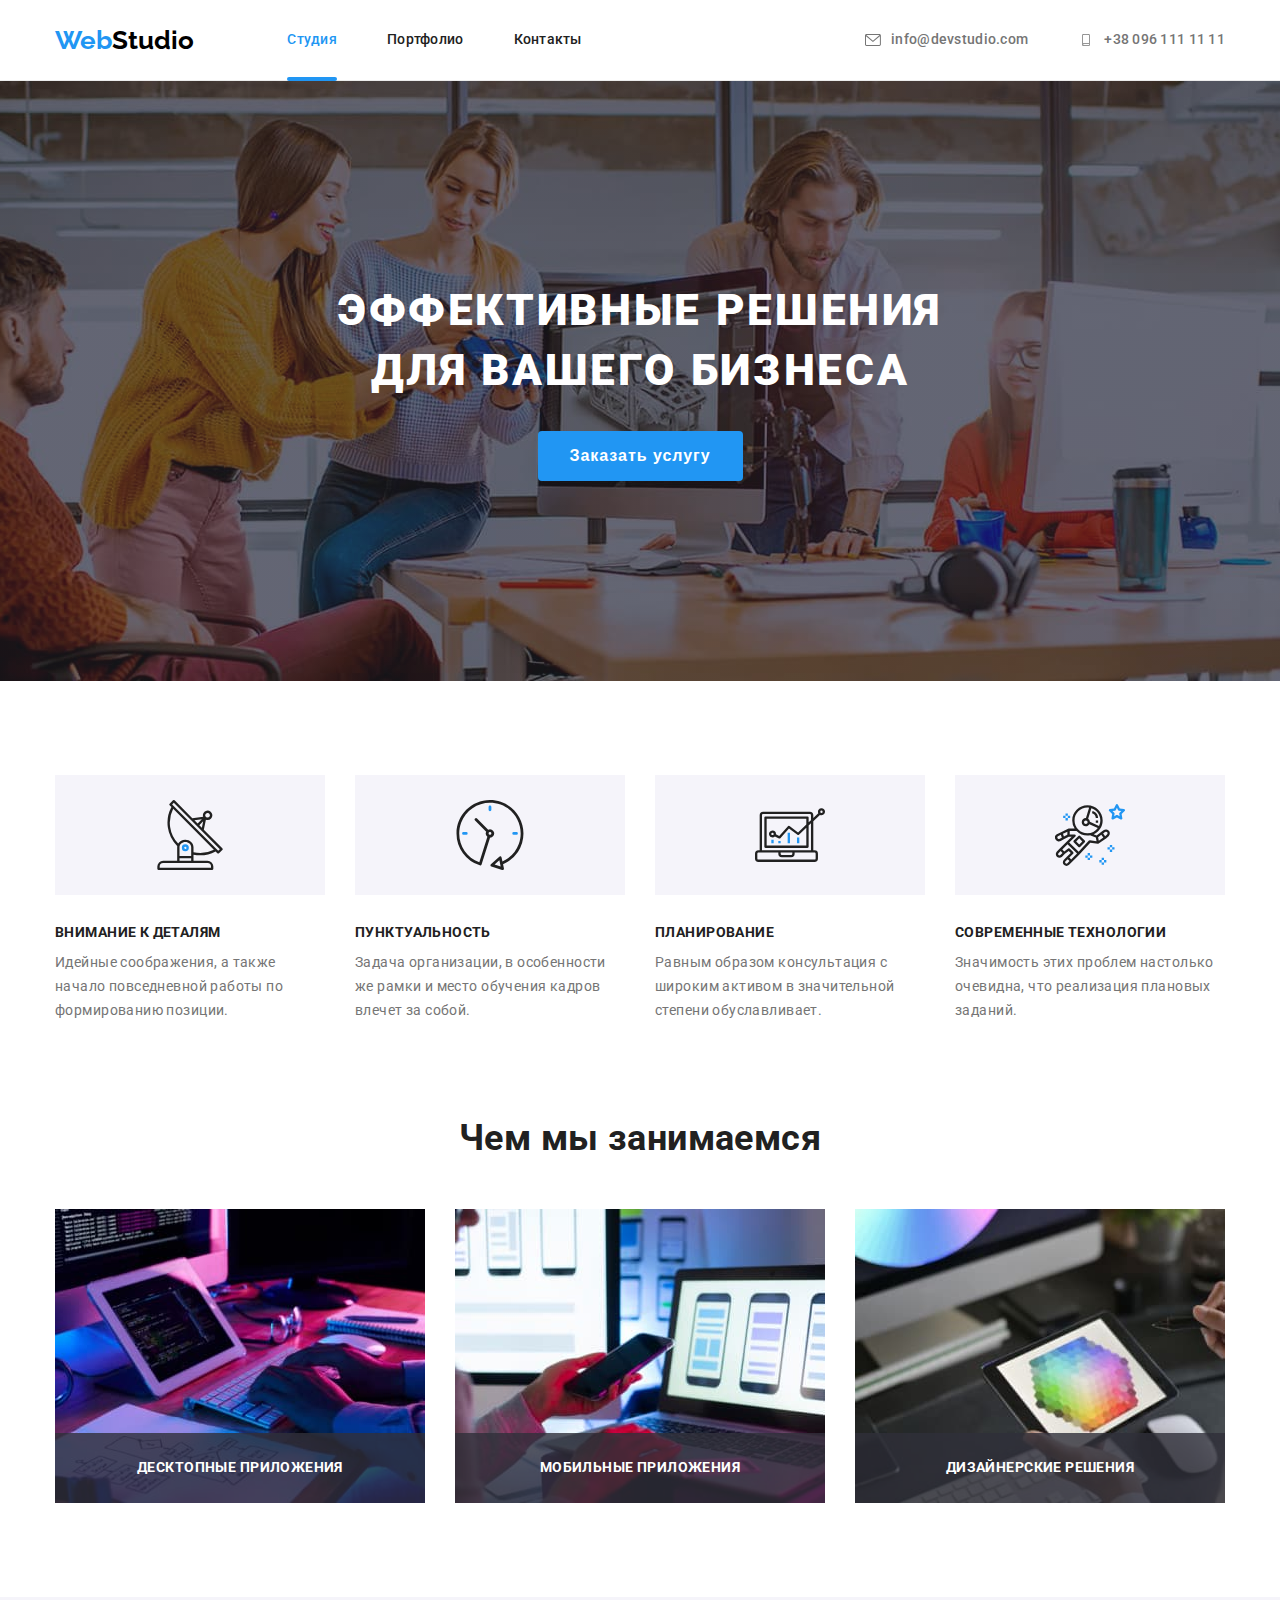
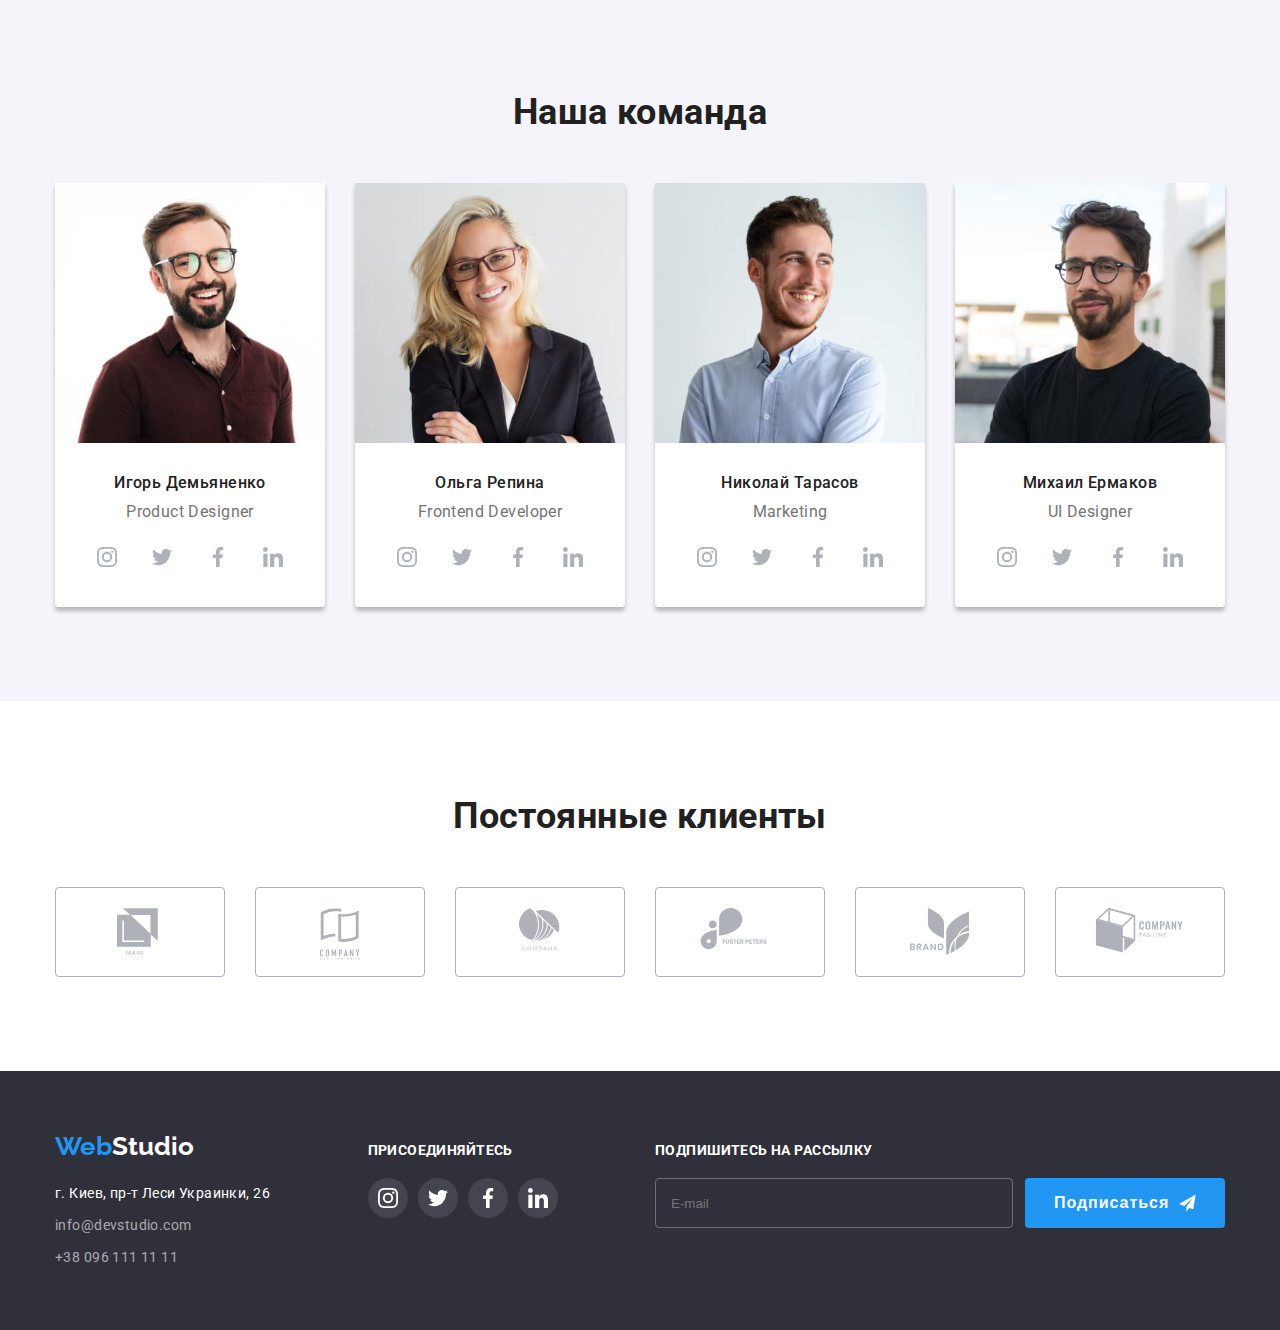
<file: index.html>
<!DOCTYPE html>
<html lang="ru">
  <head>
    <meta charset="UTF-8" />
    <meta name="viewport" content="width=device-width, initial-scale=1.0" />
    <title>Студия</title>
    <link rel="preconnect" href="https://fonts.gstatic.com" />
    <link
      href="https://fonts.googleapis.com/css2?family=Raleway:wght@700&family=Roboto:wght@400;500;700;900&display=swap"
      rel="stylesheet"
    />
    <link
      rel="stylesheet"
      href="https://cdnjs.cloudflare.com/ajax/libs/modern-normalize/1.0.0/modern-normalize.min.css"
      integrity="sha512-ISS7cAi1PEhQ8jnbJpJZMd29NlhNj4AWYyLOSp2CE/CsHxTCu+r+t0D2yoJudVrd0/8fTVPUVDzY5Tvli75u/g=="
      crossorigin="anonymous"
    />
    <link rel="stylesheet" href="./css/main.min.css" />
  </head>
  <body>
    <!-- шапка сайта -->
    <header class="header">
      <div class="container">
        <div class="header__container">
          <a href="./" class="logo"
            >Web<span class="logo__dark-theme">Studio</span></a
          >
          <button
            type="button"
            class="js-open-menu"
            aria-expanded="false"
            aria-controls="mobilemenu-container"
          >
            <svg
              width="40"
              height="40"
              aria-label="Переключатель мобильного меню"
            >
              <use class="icon-menu" href="./images/icons.svg#icon-menu"></use>
            </svg>
          </button>
          <div class="menu-container">
            <nav class="header__nav">
              <ul class="site-nav">
                <li class="site-nav__item">
                  <a
                    href="./index.html"
                    class="site-nav__link site-nav__link--current"
                    >Студия</a
                  >
                </li>
                <li class="site-nav__item">
                  <a href="./portfolio.html" class="site-nav__link"
                    >Портфолио</a
                  >
                </li>
                <li class="site-nav__item">
                  <a href="" class="site-nav__link">Контакты</a>
                </li>
              </ul>
            </nav>
            <ul class="contact-header">
              <li class="contact-header__item">
                <a
                  href="mailto:info@devstudio.com"
                  class="contact-header__link"
                >
                  <svg class="contact-header__icon" width="16" height="12">
                    <use href="./images/icons.svg#icon-envelope"></use>
                  </svg>
                  <span>info@devstudio.com</span>
                </a>
              </li>
              <li class="contact-header__item">
                <a href="tel:380961111111" class="contact-header__link">
                  <svg class="contact-header__icon" width="16" height="12">
                    <use href="./images/icons.svg#icon-smartphone"></use>
                  </svg>
                  <span>+38 096 111 11 11</span></a
                >
              </li>
            </ul>
          </div>
        </div>
      </div>
    </header>
    <main>
      <!-- Герой -->
      <section class="hero">
        <div class="container">
          <h1 class="hero__title">
            Эффективные решения <br />
            для вашего бизнеса
          </h1>
          <button class="hero__button" data-modal-open>Заказать услугу</button>
        </div>
      </section>

      <!-- Преимущества -->
      <section class="section section--notpadding feature">
        <div class="container">
          <h2 class="visually-hidden">Наши преимущества</h2>
          <ul class="feature__list">
            <li class="feature__item">
              <div class="feature__icon">
                <svg width="70" height="70">
                  <use href="./images/icons.svg#icon-antenna"></use>
                </svg>
              </div>
              <h3 class="feature__title">Внимание к деталям</h3>
              <p class="feature__text">
                Идейные соображения, а также начало повседневной работы по
                формированию позиции.
              </p>
            </li>
            <li class="feature__item">
              <div class="feature__icon">
                <svg width="70" height="70">
                  <use href="./images/icons.svg#icon-clock"></use>
                </svg>
              </div>
              <h3 class="feature__title">Пунктуальность</h3>
              <p class="feature__text">
                Задача организации, в особенности же рамки и место обучения
                кадров влечет за собой.
              </p>
            </li>
            <li class="feature__item">
              <div class="feature__icon">
                <svg width="70" height="70">
                  <use href="./images/icons.svg#icon-diagram"></use>
                </svg>
              </div>
              <h3 class="feature__title">Планирование</h3>
              <p class="feature__text">
                Равным образом консультация с широким активом в значительной
                степени обуславливает.
              </p>
            </li>
            <li class="feature__item">
              <div class="feature__icon">
                <svg width="70" height="70">
                  <use href="./images/icons.svg#icon-astronaut"></use>
                </svg>
              </div>
              <h3 class="feature__title">Современные технологии</h3>
              <p class="feature__text">
                Значимость этих проблем настолько очевидна, что реализация
                плановых заданий.
              </p>
            </li>
          </ul>
        </div>
      </section>

      <!-- Чем занимаемся -->
      <section class="section specialization">
        <div class="container">
          <h2 class="section__title">Чем мы занимаемся</h2>
          <ul class="specialization__list">
            <li class="specialization__item">
              <div class="specialization__thumb">
                <img
                  class="specialization__img"
                  src="./images/imgbox1.jpg"
                  alt="Декстопные приложения"
                />
                <p class="specialization__text">Десктопные приложения</p>
              </div>
            </li>
            <li class="specialization__item">
              <div class="specialization__thumb">
                <img
                  class="specialization__img"
                  src="./images/imgbox2.jpg"
                  alt="Мобильные приложения"
                />
                <p class="specialization__text">Мобильные приложения</p>
              </div>
            </li>
            <li class="specialization__item">
              <div class="specialization__thumb">
                <img
                  class="specialization__img"
                  src="./images/imgbox3.jpg"
                  alt="Дизайнерские решения"
                />
                <p class="specialization__text">Дизайнерские решения</p>
              </div>
            </li>
          </ul>
        </div>
      </section>

      <!--Наша Команда -->
      <section class="section team">
        <div class="container">
          <h2 class="section__title">Наша команда</h2>
          <ul class="team__list">
            <li class="team__item">
              <div class="team__thumb">
                <div class="team__img--thumb">
                  <img
                    class="team__img"
                    srcset="./images/team1m.jpg 1x, ./images/team1m@2x.jpg 2x"
                    src="./images/team1m.jpg"
                    alt="Первый член команды"
                    loading="lazy"
                  />
                </div>
                <div class="team__content">
                  <h3 class="team__title">Игорь Демьяненко</h3>
                  <p class="team__text">Product Designer</p>
                  <ul class="teamsocial">
                    <li class="teamsocial__item">
                      <a
                        href=""
                        class="teamsocial__link"
                        aria-label="instagram"
                      >
                        <svg class="teamsocial__icon">
                          <use
                            href="./images/icons.svg#icon-instagram"
                          ></use></svg
                      ></a>
                    </li>
                    <li class="teamsocial__item">
                      <a href="" class="teamsocial__link" aria-label="twitter">
                        <svg class="teamsocial__icon">
                          <use
                            href="./images/icons.svg#icon-twitter"
                          ></use></svg
                      ></a>
                    </li>
                    <li class="teamsocial__item">
                      <a href="" class="teamsocial__link" aria-label="facebook">
                        <svg class="teamsocial__icon">
                          <use
                            href="./images/icons.svg#icon-facebook"
                          ></use></svg
                      ></a>
                    </li>
                    <li class="teamsocial__item">
                      <a href="" class="teamsocial__link" aria-label="linkedin">
                        <svg class="teamsocial__icon">
                          <use
                            href="./images/icons.svg#icon-linkedin"
                          ></use></svg
                      ></a>
                    </li>
                  </ul>
                </div>
              </div>
            </li>
            <li class="team__item">
              <div class="team__thumb">
                <div class="team__img--thumb">
                  <img
                    class="team__img"
                    srcset="./images/team2m.jpg 1x, ./images/team2m@2x.jpg 2x"
                    src="./images/team2m.jpg"
                    alt="Второй член команды"
                    loading="lazy"
                  />
                </div>
                <div class="team__content">
                  <h3 class="team__title">Ольга Репина</h3>
                  <p class="team__text">Frontend Developer</p>
                  <ul class="teamsocial">
                    <li class="teamsocial__item">
                      <a
                        href=""
                        class="teamsocial__link"
                        aria-label="instagram"
                      >
                        <svg class="teamsocial__icon">
                          <use
                            href="./images/icons.svg#icon-instagram"
                          ></use></svg
                      ></a>
                    </li>
                    <li class="teamsocial__item">
                      <a href="" class="teamsocial__link" aria-label="twitter">
                        <svg class="teamsocial__icon">
                          <use
                            href="./images/icons.svg#icon-twitter"
                          ></use></svg
                      ></a>
                    </li>
                    <li class="teamsocial__item">
                      <a href="" class="teamsocial__link" aria-label="facebook">
                        <svg class="teamsocial__icon">
                          <use
                            href="./images/icons.svg#icon-facebook"
                          ></use></svg
                      ></a>
                    </li>
                    <li class="teamsocial__item">
                      <a href="" class="teamsocial__link" aria-label="linkedin">
                        <svg class="teamsocial__icon">
                          <use
                            href="./images/icons.svg#icon-linkedin"
                          ></use></svg
                      ></a>
                    </li>
                  </ul>
                </div>
              </div>
            </li>
            <li class="team__item">
              <div class="team__thumb">
                <div class="team__img--thumb">
                  <img
                    class="team__img"
                    srcset="./images/team3m.jpg 1x, ./images/team3m@2x.jpg 2x"
                    src="./images/team3m.jpg"
                    alt="Третий член команды"
                    loading="lazy"
                  />
                </div>
                <div class="team__content">
                  <h3 class="team__title">Николай Тарасов</h3>
                  <p class="team__text">Marketing</p>
                  <ul class="teamsocial">
                    <li class="teamsocial__item">
                      <a
                        href=""
                        class="teamsocial__link"
                        aria-label="instagram"
                      >
                        <svg class="teamsocial__icon">
                          <use
                            href="./images/icons.svg#icon-instagram"
                          ></use></svg
                      ></a>
                    </li>
                    <li class="teamsocial__item">
                      <a href="" class="teamsocial__link" aria-label="twitter">
                        <svg class="teamsocial__icon">
                          <use
                            href="./images/icons.svg#icon-twitter"
                          ></use></svg
                      ></a>
                    </li>
                    <li class="teamsocial__item">
                      <a href="" class="teamsocial__link" aria-label="facebook">
                        <svg class="teamsocial__icon">
                          <use
                            href="./images/icons.svg#icon-facebook"
                          ></use></svg
                      ></a>
                    </li>
                    <li class="teamsocial__item">
                      <a href="" class="teamsocial__link" aria-label="linkedin">
                        <svg class="teamsocial__icon">
                          <use
                            href="./images/icons.svg#icon-linkedin"
                          ></use></svg
                      ></a>
                    </li>
                  </ul>
                </div>
              </div>
            </li>
            <li class="team__item">
              <div class="team__thumb">
                <div class="team__img--thumb">
                  <img
                    class="team__img"
                    srcset="./images/team4m.jpg 1x, ./images/team4m@2x.jpg 2x"
                    src="./images/team4m.jpg"
                    alt="Четвертый член команды"
                    loading="lazy"
                  />
                </div>
                <div class="team__content">
                  <h3 class="team__title">Михаил Ермаков</h3>
                  <p class="team__text">UI Designer</p>
                  <ul class="teamsocial">
                    <li class="teamsocial__item">
                      <a
                        href=""
                        class="teamsocial__link"
                        aria-label="instagram"
                      >
                        <svg class="teamsocial__icon">
                          <use
                            href="./images/icons.svg#icon-instagram"
                          ></use></svg
                      ></a>
                    </li>
                    <li class="teamsocial__item">
                      <a href="" class="teamsocial__link" aria-label="twitter">
                        <svg class="teamsocial__icon">
                          <use
                            href="./images/icons.svg#icon-twitter"
                          ></use></svg
                      ></a>
                    </li>
                    <li class="teamsocial__item">
                      <a href="" class="teamsocial__link" aria-label="facebook">
                        <svg class="teamsocial__icon">
                          <use
                            href="./images/icons.svg#icon-facebook"
                          ></use></svg
                      ></a>
                    </li>
                    <li class="teamsocial__item">
                      <a href="" class="teamsocial__link" aria-label="linkedin">
                        <svg class="teamsocial__icon">
                          <use
                            href="./images/icons.svg#icon-linkedin"
                          ></use></svg
                      ></a>
                    </li>
                  </ul>
                </div>
              </div>
            </li>
          </ul>
        </div>
      </section>
      <section class="section clients">
        <div class="container">
          <h2 class="section__title">Постоянные клиенты</h2>
          <ul class="clients__list">
            <li class="clients__item">
              <a href="" class="clients__link" aria-label="Клиент 1">
                <svg class="clients__icon" width="45" height="50">
                  <use href="./images/icons.svg#icon-logo-client1"></use></svg
              ></a>
            </li>
            <li class="clients__item">
              <a href="" class="clients__link" aria-label="Клиент 2">
                <svg class="clients__icon" width="40" height="52">
                  <use href="./images/icons.svg#icon-logo-client2"></use></svg
              ></a>
            </li>
            <li class="clients__item">
              <a href="" class="clients__link" aria-label="Клиент 3">
                <svg class="clients__icon" width="41" height="43">
                  <use href="./images/icons.svg#icon-logo-client3"></use></svg
              ></a>
            </li>
            <li class="clients__item">
              <a href="" class="clients__link" aria-label="Клиент 4">
                <svg class="clients__icon" width="80" height="42">
                  <use href="./images/icons.svg#icon-logo-client4"></use></svg
              ></a>
            </li>
            <li class="clients__item">
              <a href="" class="clients__link" aria-label="Клиент 5">
                <svg class="clients__icon" width="59" height="47">
                  <use href="./images/icons.svg#icon-logo-client5"></use></svg
              ></a>
            </li>
            <li class="clients__item">
              <a href="" class="clients__link" aria-label="Клиент 6">
                <svg class="clients__icon" width="89" height="45">
                  <use href="./images/icons.svg#icon-logo-client6"></use></svg
              ></a>
            </li>
          </ul>
        </div>
      </section>
    </main>
    <!-- подвал сайта -->
    <footer class="footer">
      <div class="container footer__container">
        <div>
          <a href="./" class="logo footer__logo"
            >Web<span class="logo__white-theme">Studio</span></a
          >
          <address class="address">г. Киев, пр-т Леси Украинки, 26</address>
          <ul class="contact-footer__list">
            <li class="contact-footer__item">
              <a href="mailto:info@devstudio.com" class="contact-footer__link"
                >info@devstudio.com</a
              >
            </li>
            <li class="contact-footer__item">
              <a href="tel:380961111111" class="contact-footer__link"
                >+38 096 111 11 11</a
              >
            </li>
          </ul>
        </div>
        <div class="social-wrap">
          <p class="social__caption">Присоединяйтесь</p>
          <ul class="social">
            <li class="social__item">
              <a href="" class="social__link" aria-label="instagram">
                <svg class="social__icon">
                  <use href="./images/icons.svg#icon-instagram"></use></svg
              ></a>
            </li>
            <li class="social__item">
              <a href="" class="social__link" aria-label="twitter">
                <svg class="social__icon">
                  <use href="./images/icons.svg#icon-twitter"></use></svg
              ></a>
            </li>
            <li class="social__item">
              <a href="" class="social__link" aria-label="facebook">
                <svg class="social__icon">
                  <use href="./images/icons.svg#icon-facebook"></use></svg
              ></a>
            </li>
            <li class="social__item">
              <a href="" class="social__link" aria-label="linkedin">
                <svg class="social__icon">
                  <use href="./images/icons.svg#icon-linkedin"></use></svg
              ></a>
            </li>
          </ul>
        </div>
        <div class="sign">
          <p class="sign__caption">Подпишитесь на рассылку</p>
          <form class="form-sign">
            <label class="form-sign__label" for="mail"></label>
            <input
              class="form-sign__input"
              type="email"
              name="mail"
              id="mail"
              placeholder="E-mail"
            />
            <button class="form-sign__btn" type="submit">
              <span>Подписаться</span>
              <svg class="form-sign__icon">
                <use href="./images/icons.svg#icon-send"></use>
              </svg>
            </button>
          </form>
        </div>
      </div>
    </footer>
    <!-- модальное окно -->
    <div class="backdrop is-hidden" data-modal>
      <div class="modal">
        <button class="close-btn" aria-label="Закрыть" data-modal-close>
          <svg class="close-btn__icon">
            <use href="./images/icons.svg#icon-close"></use>
          </svg>
        </button>
        <form class="form-modal">
          <b class="form-modal__caption"
            >Оставьте свои данные, мы вам перезвоним</b
          >
          <div class="form-modal__field">
            <label class="form-modal__label" for="user-name">Имя</label>
            <div class="form-modal__input-wrap">
              <input
                class="form-modal__input"
                type="text"
                name="name"
                id="user-name"
              />
              <svg class="form-modal__icon">
                <use href="./images/icons.svg#icon-person"></use>
              </svg>
            </div>
          </div>
          <div class="form-modal__field">
            <label class="form-modal__label" for="user-tel">Телефон</label>
            <div class="form-modal__input-wrap">
              <input
                class="form-modal__input"
                type="tel"
                name="tel"
                id="user-tel"
              />
              <svg class="form-modal__icon">
                <use href="./images/icons.svg#icon-phone"></use>
              </svg>
            </div>
          </div>
          <div class="form-modal__field">
            <label class="form-modal__label" for="user-email">Почта</label>
            <div class="form-modal__input-wrap">
              <input
                class="form-modal__input"
                type="email"
                name="email"
                id="user-email"
              />
              <svg class="form-modal__icon">
                <use href="./images/icons.svg#icon-email"></use>
              </svg>
            </div>
          </div>
          <div class="form-modal__field">
            <label class="form-modal__label" for="user-comment"
              >Комментарий</label
            >
            <textarea
              class="form-modal__textarea"
              name="comment"
              id="user-comment"
              rows="6"
              placeholder="Введите текст"
            ></textarea>
          </div>
          <div class="form-modal__policy-container">
            <label
              class="form-modal__label form-modal__label--policy"
              for="policy"
              ><input
                class="form-modal__checkbox policy-checkbox visually-hidden"
                type="checkbox"
                name="policy"
                id="policy"
              />
              <svg class="form-modal_check_icon" width="16" height="15">
                <use href="./images/icons.svg#icon-check"></use>
              </svg>
              <span>Соглашаюсь с рассылкой и принимаю</span>
              <a class="form-modal__link" href="">Условия договора</a>
            </label>
          </div>
          <button type="submit" class="form-modal__btn">Отправить</button>
        </form>
      </div>
    </div>
    <!-- мобильное меню -->
    <div class="mobilemenu-container js-menu-container" id="mobile-menu">
      <button type="button" class="js-close-menu">
        <svg width="40" height="40" aria-label="Переключатель мобильного меню">
          <use
            class="header__icon-cross"
            href="./images/icons.svg#icon-close_40px"
          ></use>
        </svg>
      </button>
      <div class="mobile-nav">
        <ul class="mobile-menu">
          <li class="mobile-menu__item">
            <a
              href="./index.html"
              class="mobile-menu__link mobile-menu__link--current"
              >Студия</a
            >
          </li>
          <li class="mobile-menu__item">
            <a href="./portfolio.html" class="mobile-menu__link">Портфолио</a>
          </li>
          <li class="mobile-menu__item">
            <a href="" class="mobile-menu__link">Контакты</a>
          </li>
        </ul>
      </div>
      <ul class="contact-mobile">
        <li class="contact-mobile__item">
          <a href="mailto:info@devstudio.com" class="contact-mobile__link">
            <svg class="contact-mobile__icon" width="16" height="12">
              <use href="./images/icons.svg#icon-envelope"></use>
            </svg>
            <span>info@devstudio.com</span>
          </a>
        </li>
        <li class="contact-mobile__item">
          <a href="tel:380961111111" class="contact-mobile__link">
            <svg class="contact-mobile__icon" width="16" height="12">
              <use href="./images/icons.svg#icon-smartphone"></use>
            </svg>
            <span>+38 096 111 11 11</span></a
          >
        </li>
      </ul>
      <ul class="menu-social">
        <li class="menu-social__item">
          <a class="menu-social__link" href="">Instagram</a>
        </li>
        <li class="menu-social__item">
          <a class="menu-social__link" href="">Twitter</a>
        </li>
        <li class="menu-social__item">
          <a class="menu-social__link" href="">Facebook</a>
        </li>
        <li class="menu-social__item">
          <a class="menu-social__link" href="">LinkedIn</a>
        </li>
      </ul>
    </div>

    <script src="./js/modal.js"></script>
    <script src="./js/mobile-menu.js"></script>
  </body>
</html>
</file>
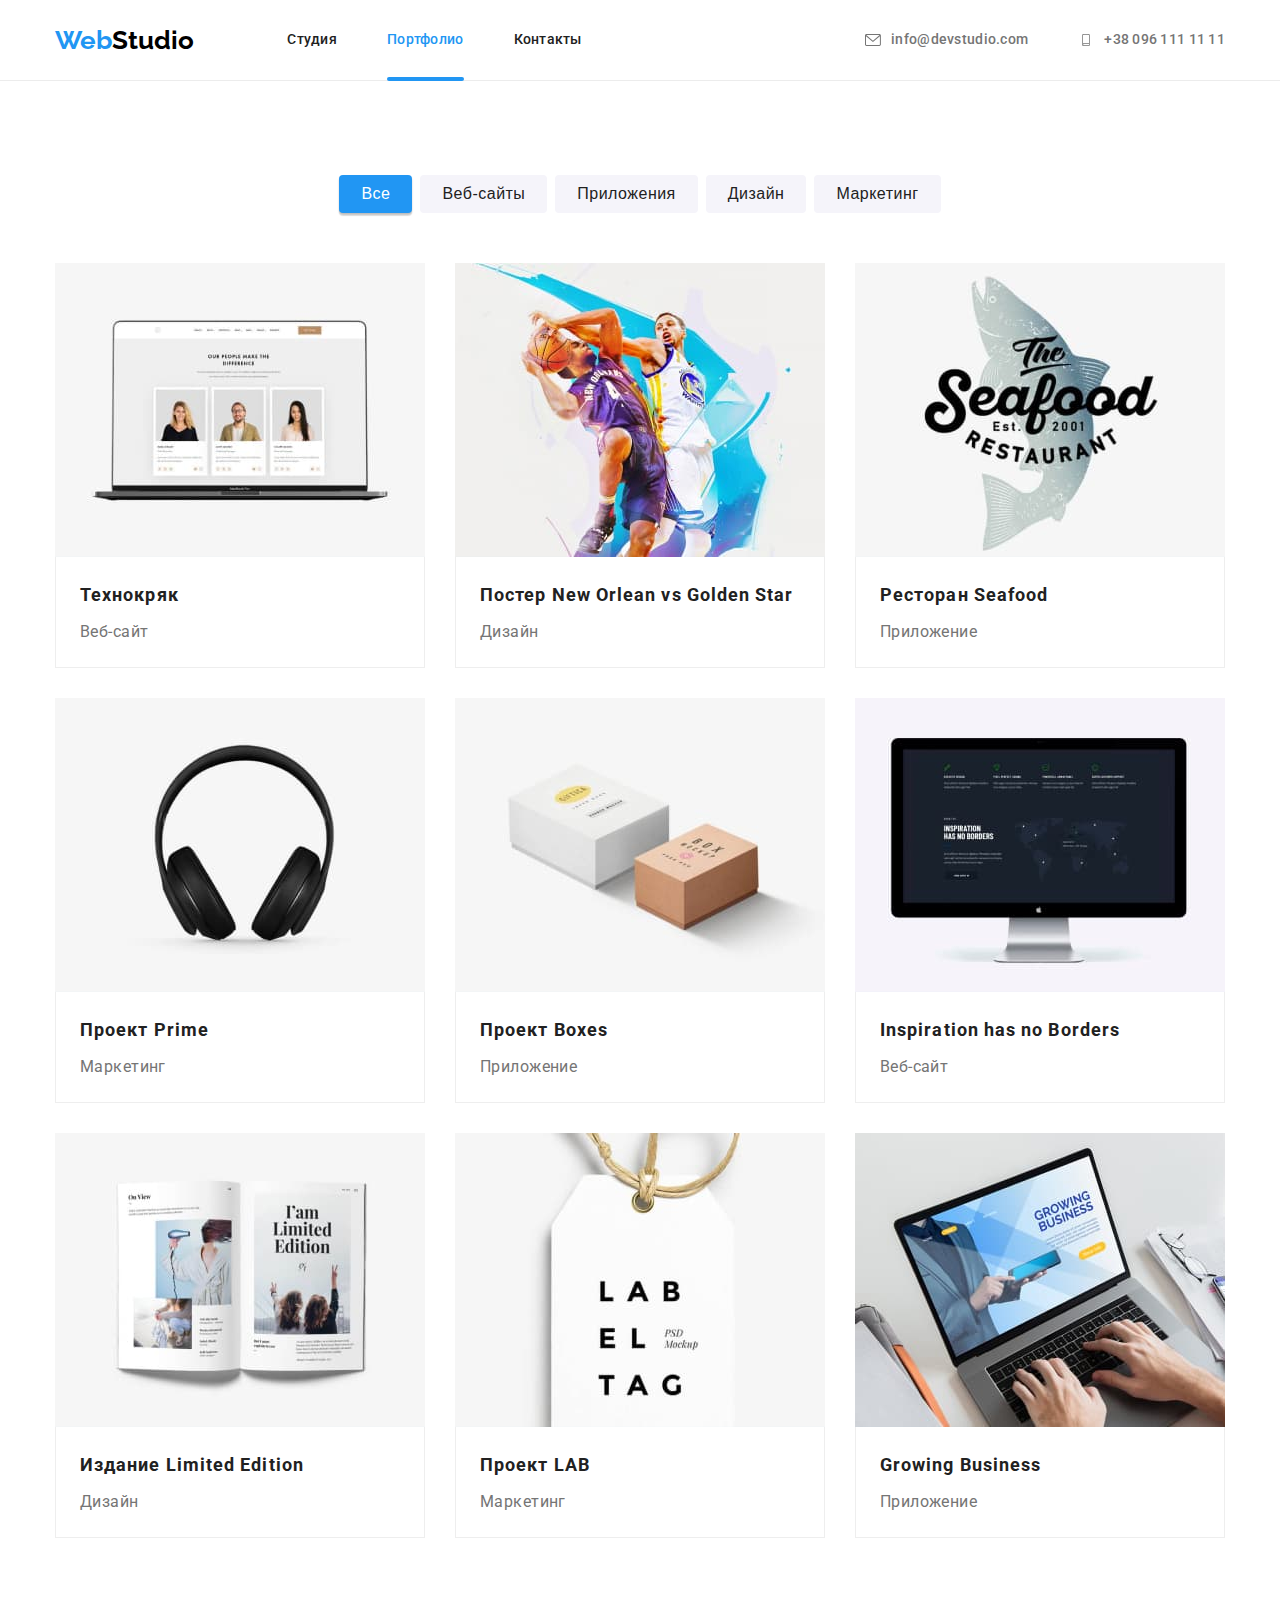
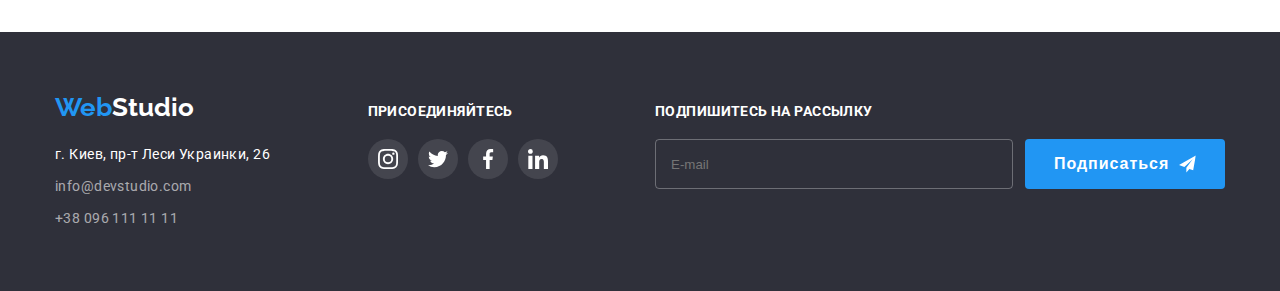
<file: portfolio.html>
<!DOCTYPE html>
<html lang="ru">
  <head>
    <meta charset="UTF-8" />
    <meta name="viewport" content="width=device-width, initial-scale=1.0" />
    <title>Портфолио</title>
    <link rel="preconnect" href="https://fonts.gstatic.com" />
    <link
      href="https://fonts.googleapis.com/css2?family=Raleway:wght@700&family=Roboto:wght@400;500;700;900&display=swap"
      rel="stylesheet"
    />
    <link
      rel="stylesheet"
      href="https://cdnjs.cloudflare.com/ajax/libs/modern-normalize/1.0.0/modern-normalize.min.css"
      integrity="sha512-ISS7cAi1PEhQ8jnbJpJZMd29NlhNj4AWYyLOSp2CE/CsHxTCu+r+t0D2yoJudVrd0/8fTVPUVDzY5Tvli75u/g=="
      crossorigin="anonymous"
    />
    <link rel="stylesheet" href="./css/main.min.css" />
  </head>
  <body>
    <!-- шапка -->
    <header class="header">
      <div class="container">
        <div class="header__container">
          <a href="./" class="logo"
            >Web<span class="logo__dark-theme">Studio</span></a
          >
          <button
            type="button"
            class="js-open-menu"
            aria-expanded="false"
            aria-controls="mobilemenu-container"
          >
            <svg
              width="40"
              height="40"
              aria-label="Переключатель мобильного меню"
            >
              <use class="icon-menu" href="./images/icons.svg#icon-menu"></use>
            </svg>
          </button>
          <div class="menu-container">
            <nav class="header__nav">
              <ul class="site-nav">
                <li class="site-nav__item">
                  <a href="./index.html" class="site-nav__link">Студия</a>
                </li>
                <li class="site-nav__item">
                  <a
                    href="./portfolio.html"
                    class="site-nav__link site-nav__link--current"
                    >Портфолио</a
                  >
                </li>
                <li class="site-nav__item">
                  <a href="" class="site-nav__link">Контакты</a>
                </li>
              </ul>
            </nav>
            <ul class="contact-header">
              <li class="contact-header__item">
                <a
                  href="mailto:info@devstudio.com"
                  class="contact-header__link"
                >
                  <svg class="contact-header__icon" width="16" height="12">
                    <use href="./images/icons.svg#icon-envelope"></use>
                  </svg>
                  <span>info@devstudio.com</span>
                </a>
              </li>
              <li class="contact-header__item">
                <a href="tel:380961111111" class="contact-header__link">
                  <svg class="contact-header__icon" width="16" height="12">
                    <use href="./images/icons.svg#icon-smartphone"></use>
                  </svg>
                  <span>+38 096 111 11 11</span></a
                >
              </li>
            </ul>
          </div>
        </div>
      </div>
    </header>
    <!-- порфолио -->
    <main>
      <section class="section">
        <div class="container">
          <h1 class="visually-hidden">Портфолио</h1>
          <div class="filter-wrap">
            <ul class="projectfilter">
              <li class="projectfilter__item">
                <button class="projectfilter__btn projectfilter__btn--current">
                  Все
                </button>
              </li>
              <li class="projectfilter__item">
                <button class="projectfilter__btn">Веб-сайты</button>
              </li>
              <li class="projectfilter__item">
                <button class="projectfilter__btn">Приложения</button>
              </li>
              <li class="projectfilter__item">
                <button class="projectfilter__btn">Дизайн</button>
              </li>
              <li class="projectfilter__item">
                <button class="projectfilter__btn">Маркетинг</button>
              </li>
            </ul>
          </div>
          <ul class="portfolio">
            <li class="portfolio__item">
              <a href="" class="portfolio__link">
                <div class="project">
                  <img
                    srcset="
                      ./images/img_portfolio1.jpg     370w,
                      ./images/img_portfolio1t.jpg    354w,
                      ./images/img_portfolio1m.jpg    450w,
                      ./images/img_portfolio1@2x.jpg  740w,
                      ./images/img_portfolio1t@2x.jpg 708w,
                      ./images/img_portfolio1m@2x.jpg 900w
                    "
                    src="./images/img_portfolio1m.jpg"
                    alt="Проэкт 1"
                    sizes="(min-width: 1200px) 370px, (min-width: 768px) 354px, 450px"
                  />
                  <div class="project__content">
                    <p class="project__meta">
                      Технокряк это современная площадка распространения
                      коронавируса. Компании используют эту платформу для
                      цифрового шпионажа и атак на защищённые сервера
                      конкурентов.
                    </p>
                  </div>
                </div>
                <div class="portfolio__content">
                  <h2 class="portfolio__title">Технокряк</h2>
                  <p class="portfolio__text">Веб-сайт</p>
                </div></a
              >
            </li>
            <li class="portfolio__item">
              <a href="" class="portfolio__link">
                <div class="project">
                  <img
                    srcset="
                      ./images/img_portfolio2.jpg     370w,
                      ./images/img_portfolio2t.jpg    354w,
                      ./images/img_portfolio2m.jpg    450w,
                      ./images/img_portfolio2@2x.jpg  740w,
                      ./images/img_portfolio2t@2x.jpg 708w,
                      ./images/img_portfolio2m@2x.jpg 900w
                    "
                    src="./images/img_portfolio2m.jpg"
                    alt="Проэкт 2"
                    sizes="(min-width: 1200px) 370px, (min-width: 768px) 354px, 450px"
                  />
                  <div class="project__content">
                    <p class="project__meta">
                      Технокряк это современная площадка распространения
                      коронавируса. Компании используют эту платформу для
                      цифрового шпионажа и атак на защищённые сервера
                      конкурентов.
                    </p>
                  </div>
                </div>
                <div class="portfolio__content">
                  <h2 class="portfolio__title">
                    Постер New Orlean vs Golden Star
                  </h2>
                  <p class="portfolio__text">Дизайн</p>
                </div></a
              >
            </li>
            <li class="portfolio__item">
              <a href="" class="portfolio__link">
                <div class="project">
                  <img
                    srcset="
                      ./images/img_portfolio3.jpg     370w,
                      ./images/img_portfolio3t.jpg    354w,
                      ./images/img_portfolio3m.jpg    450w,
                      ./images/img_portfolio3@2x.jpg  740w,
                      ./images/img_portfolio3t@2x.jpg 708w,
                      ./images/img_portfolio3m@2x.jpg 900w
                    "
                    src="./images/img_portfolio3m.jpg"
                    alt="Проэкт 3"
                    sizes="(min-width: 1200px) 370px, (min-width: 768px) 354px, 450px"
                  />
                  <div class="project__content">
                    <p class="project__meta">
                      Технокряк это современная площадка распространения
                      коронавируса. Компании используют эту платформу для
                      цифрового шпионажа и атак на защищённые сервера
                      конкурентов.
                    </p>
                  </div>
                </div>
                <div class="portfolio__content">
                  <h2 class="portfolio__title">Ресторан Seafood</h2>
                  <p class="portfolio__text">Приложение</p>
                </div></a
              >
            </li>
            <li class="portfolio__item">
              <a href="" class="portfolio__link">
                <div class="project">
                  <img
                    srcset="
                      ./images/img_portfolio4.jpg     370w,
                      ./images/img_portfolio4t.jpg    354w,
                      ./images/img_portfolio4m.jpg    450w,
                      ./images/img_portfolio4@2x.jpg  740w,
                      ./images/img_portfolio4t@2x.jpg 708w,
                      ./images/img_portfolio4m@2x.jpg 900w
                    "
                    src="./images/img_portfolio4m.jpg"
                    alt="Проэкт 4"
                    sizes="(min-width: 1200px) 370px, (min-width: 768px) 354px, 450px"
                  />
                  <div class="project__content">
                    <p class="project__meta">
                      Технокряк это современная площадка распространения
                      коронавируса. Компании используют эту платформу для
                      цифрового шпионажа и атак на защищённые сервера
                      конкурентов.
                    </p>
                  </div>
                </div>
                <div class="portfolio__content">
                  <h2 class="portfolio__title">Проект Prime</h2>
                  <p class="portfolio__text">Маркетинг</p>
                </div></a
              >
            </li>
            <li class="portfolio__item">
              <a href="" class="portfolio__link">
                <div class="project">
                  <img
                    srcset="
                      ./images/img_portfolio5.jpg     370w,
                      ./images/img_portfolio5t.jpg    354w,
                      ./images/img_portfolio5m.jpg    450w,
                      ./images/img_portfolio5@2x.jpg  740w,
                      ./images/img_portfolio5t@2x.jpg 708w,
                      ./images/img_portfolio5m@2x.jpg 900w
                    "
                    src="./images/img_portfolio5m.jpg"
                    alt="Проэкт 5"
                    sizes="(min-width: 1200px) 370px, (min-width: 768px) 354px, 450px"
                  />
                  <div class="project__content">
                    <p class="project__meta">
                      Технокряк это современная площадка распространения
                      коронавируса. Компании используют эту платформу для
                      цифрового шпионажа и атак на защищённые сервера
                      конкурентов.
                    </p>
                  </div>
                </div>
                <div class="portfolio__content">
                  <h2 class="portfolio__title">Проект Boxes</h2>
                  <p class="portfolio__text">Приложение</p>
                </div></a
              >
            </li>
            <li class="portfolio__item">
              <a href="" class="portfolio__link">
                <div class="project">
                  <img
                    srcset="
                      ./images/img_portfolio6.jpg     370w,
                      ./images/img_portfolio6t.jpg    354w,
                      ./images/img_portfolio6m.jpg    450w,
                      ./images/img_portfolio6@2x.jpg  740w,
                      ./images/img_portfolio6t@2x.jpg 708w,
                      ./images/img_portfolio6m@2x.jpg 900w
                    "
                    src="./images/img_portfolio6m.jpg"
                    alt="Проэкт 6"
                    sizes="(min-width: 1200px) 370px, (min-width: 768px) 354px, 450px"
                  />
                  <div class="project__content">
                    <p class="project__meta">
                      Технокряк это современная площадка распространения
                      коронавируса. Компании используют эту платформу для
                      цифрового шпионажа и атак на защищённые сервера
                      конкурентов.
                    </p>
                  </div>
                </div>
                <div class="portfolio__content">
                  <h2 class="portfolio__title">Inspiration has no Borders</h2>
                  <p class="portfolio__text">Веб-сайт</p>
                </div></a
              >
            </li>
            <li class="portfolio__item">
              <a href="" class="portfolio__link">
                <div class="project">
                  <img
                    srcset="
                      ./images/img_portfolio7.jpg     370w,
                      ./images/img_portfolio7t.jpg    354w,
                      ./images/img_portfolio7m.jpg    450w,
                      ./images/img_portfolio7@2x.jpg  740w,
                      ./images/img_portfolio7t@2x.jpg 708w,
                      ./images/img_portfolio7m@2x.jpg 900w
                    "
                    src="./images/img_portfolio7m.jpg"
                    alt="Проэкт 7"
                    sizes="(min-width: 1200px) 370px, (min-width: 768px) 354px, 450px"
                  />
                  <div class="project__content">
                    <p class="project__meta">
                      Технокряк это современная площадка распространения
                      коронавируса. Компании используют эту платформу для
                      цифрового шпионажа и атак на защищённые сервера
                      конкурентов.
                    </p>
                  </div>
                </div>
                <div class="portfolio__content">
                  <h2 class="portfolio__title">Издание Limited Edition</h2>
                  <p class="portfolio__text">Дизайн</p>
                </div></a
              >
            </li>
            <li class="portfolio__item">
              <a href="" class="portfolio__link">
                <div class="project">
                  <img
                    srcset="
                      ./images/img_portfolio8.jpg     370w,
                      ./images/img_portfolio8t.jpg    354w,
                      ./images/img_portfolio8m.jpg    450w,
                      ./images/img_portfolio8@2x.jpg  740w,
                      ./images/img_portfolio8t@2x.jpg 708w,
                      ./images/img_portfolio8m@2x.jpg 900w
                    "
                    src="./images/img_portfolio8m.jpg"
                    alt="Проэкт 8"
                    sizes="(min-width: 1200px) 370px, (min-width: 768px) 354px, 450px"
                  />
                  <div class="project__content">
                    <p class="project__meta">
                      Технокряк это современная площадка распространения
                      коронавируса. Компании используют эту платформу для
                      цифрового шпионажа и атак на защищённые сервера
                      конкурентов.
                    </p>
                  </div>
                </div>
                <div class="portfolio__content">
                  <h2 class="portfolio__title">Проект LAB</h2>
                  <p class="portfolio__text">Маркетинг</p>
                </div></a
              >
            </li>
            <li class="portfolio__item">
              <a href="" class="portfolio__link">
                <div class="project">
                  <img
                    srcset="
                      ./images/img_portfolio9.jpg     370w,
                      ./images/img_portfolio9t.jpg    354w,
                      ./images/img_portfolio9m.jpg    450w,
                      ./images/img_portfolio9@2x.jpg  740w,
                      ./images/img_portfolio9t@2x.jpg 708w,
                      ./images/img_portfolio9m@2x.jpg 900w
                    "
                    src="./images/img_portfolio9m.jpg"
                    alt="Проэкт 9"
                    sizes="(min-width: 1200px) 370px, (min-width: 768px) 354px, 450px"
                  />
                  <div class="project__content">
                    <p class="project__meta">
                      Технокряк это современная площадка распространения
                      коронавируса. Компании используют эту платформу для
                      цифрового шпионажа и атак на защищённые сервера
                      конкурентов.
                    </p>
                  </div>
                </div>
                <div class="portfolio__content">
                  <h2 class="portfolio__title">Growing Business</h2>
                  <p class="portfolio__text">Приложение</p>
                </div></a
              >
            </li>
          </ul>
        </div>
      </section>
    </main>
    <!-- подвал -->
    <footer class="footer">
      <div class="container footer__container">
        <div>
          <a href="./" class="logo footer__logo"
            >Web<span class="logo__white-theme">Studio</span></a
          >
          <address class="address">г. Киев, пр-т Леси Украинки, 26</address>
          <ul class="contact-footer__list">
            <li class="contact-footer__item">
              <a href="mailto:info@devstudio.com" class="contact-footer__link"
                >info@devstudio.com</a
              >
            </li>
            <li class="contact-footer__item">
              <a href="tel:380961111111" class="contact-footer__link"
                >+38 096 111 11 11</a
              >
            </li>
          </ul>
        </div>
        <div class="social-wrap">
          <p class="social__caption">Присоединяйтесь</p>
          <ul class="social">
            <li class="social__item">
              <a href="" class="social__link" aria-label="instagram">
                <svg class="social__icon">
                  <use href="./images/icons.svg#icon-instagram"></use></svg
              ></a>
            </li>
            <li class="social__item">
              <a href="" class="social__link" aria-label="twitter">
                <svg class="social__icon">
                  <use href="./images/icons.svg#icon-twitter"></use></svg
              ></a>
            </li>
            <li class="social__item">
              <a href="" class="social__link" aria-label="facebook">
                <svg class="social__icon">
                  <use href="./images/icons.svg#icon-facebook"></use></svg
              ></a>
            </li>
            <li class="social__item">
              <a href="" class="social__link" aria-label="linkedin">
                <svg class="social__icon">
                  <use href="./images/icons.svg#icon-linkedin"></use></svg
              ></a>
            </li>
          </ul>
        </div>
        <div class="sign">
          <p class="sign__caption">Подпишитесь на рассылку</p>
          <form class="form-sign">
            <label class="form-sign__label" for="mail"></label>
            <input
              class="form-sign__input"
              type="email"
              name="mail"
              id="mail"
              placeholder="E-mail"
            />
            <button class="form-sign__btn" type="submit">
              <span>Подписаться</span>
              <svg class="form-sign__icon">
                <use href="./images/icons.svg#icon-send"></use>
              </svg>
            </button>
          </form>
        </div>
      </div>
    </footer>
    <!-- модалка -->
    <div class="mobilemenu-container js-menu-container" id="mobile-menu">
      <button type="button" class="js-close-menu">
        <svg width="40" height="40" aria-label="Переключатель мобильного меню">
          <use
            class="header__icon-cross"
            href="./images/icons.svg#icon-close_40px"
          ></use>
        </svg>
      </button>
      <div class="mobile-nav">
        <ul class="mobile-menu">
          <li class="mobile-menu__item">
            <a href="./index.html" class="mobile-menu__link">Студия</a>
          </li>
          <li class="mobile-menu__item">
            <a
              href="./portfolio.html"
              class="mobile-menu__link mobile-menu__link--current"
              >Портфолио</a
            >
          </li>
          <li class="mobile-menu__item">
            <a href="" class="mobile-menu__link">Контакты</a>
          </li>
        </ul>
      </div>
      <ul class="contact-mobile">
        <li class="contact-mobile__item">
          <a href="mailto:info@devstudio.com" class="contact-mobile__link">
            <svg class="contact-mobile__icon" width="16" height="12">
              <use href="./images/icons.svg#icon-envelope"></use>
            </svg>
            <span>info@devstudio.com</span>
          </a>
        </li>
        <li class="contact-mobile__item">
          <a href="tel:380961111111" class="contact-mobile__link">
            <svg class="contact-mobile__icon" width="16" height="12">
              <use href="./images/icons.svg#icon-smartphone"></use>
            </svg>
            <span>+38 096 111 11 11</span></a
          >
        </li>
      </ul>
      <ul class="menu-social">
        <li class="menu-social__item">
          <a class="menu-social__link" href="">Instagram</a>
        </li>
        <li class="menu-social__item">
          <a class="menu-social__link" href="">Twitter</a>
        </li>
        <li class="menu-social__item">
          <a class="menu-social__link" href="">Facebook</a>
        </li>
        <li class="menu-social__item">
          <a class="menu-social__link" href="">LinkedIn</a>
        </li>
      </ul>
    </div>
    <script src="./js/mobile-menu.js"></script>
  </body>
</html>
</file>
<file: css/main.min.css>
.clients__icon,.icon-menu:hover,.icon-cross:hover,.contact-header__icon,.social__icon,.teamsocial__icon,.close-btn__icon,.form-modal__icon,.contact-mobile__icon,.form-sign__icon{fill:currentColor;-webkit-transition:fill 250ms cubic-bezier(0.4, 0, 0.2, 1);transition:fill 250ms cubic-bezier(0.4, 0, 0.2, 1)}.portfolio__link,.site-nav__link,.contact-header__link,.contact-footer__link,.social__link,.teamsocial__link,.menu-social__link,.form-modal__link,.mobile-menu__link,.contact-mobile__link{text-decoration:none}.hero__button,.projectfilter__btn,.form-modal__btn,.form-sign__btn{display:-webkit-inline-box;display:-ms-inline-flexbox;display:inline-flex;padding:10px 32px;font-weight:700;font-size:16px;line-height:1.88;text-align:center;letter-spacing:0.06em;text-decoration:none;background-color:#2196f3;color:#fff;border:0;border-radius:4px}.hero__button:hover,.projectfilter__btn:hover,.form-modal__btn:hover,.form-sign__btn:hover{cursor:pointer}.form-modal__input,.form-modal__textarea{width:100%;padding:12px 42px;border:1px solid rgba(33,33,33,0.2);border-radius:4px}.site-nav__link,.contact-header__link,.mobile-menu__link,.contact-mobile__link{display:block;font-weight:500;line-height:1.14;letter-spacing:0.02em;color:#212121;-webkit-transition:color 250ms cubic-bezier(0.4, 0, 0.2, 1);transition:color 250ms cubic-bezier(0.4, 0, 0.2, 1)}html{-webkit-box-sizing:border-box;box-sizing:border-box}*,*::before,*::after{-webkit-box-sizing:inherit;box-sizing:inherit}body{margin:0;font-family:"Roboto",sans-serif;font-size:14px;letter-spacing:0.03em;color:#757575}body.modal-open{overflow:hidden}P,h1,h2,h3,ul{padding:0;margin:0;list-style:none}img{display:block;max-width:100%;height:auto}.visually-hidden{position:absolute;width:1px;height:1px;margin:-1px;border:0;padding:0;white-space:nowrap;-webkit-clip-path:inset(100%);clip-path:inset(100%);clip:rect(0 0 0 0);overflow:hidden}.container{margin-left:auto;margin-right:auto;padding-left:15px;padding-right:15px;min-width:320px}@media screen and (min-width: 480px){.container{max-width:480px}}@media screen and (min-width: 768px){.container{max-width:768px}}@media screen and (min-width: 1200px){.container{max-width:1200px}}.section{margin:0 auto;padding:60px 0}@media screen and (min-width: 1200px){.section{padding:94px 0}}.section--notpadding{padding-bottom:0}.section__title{margin-top:0;font-weight:700;font-size:28px;line-height:1.18;text-align:center;color:#212121;margin-bottom:50px}@media (min-width: 1200px){.section__title{font-size:36px;line-height:1.17}}.clients__list{display:-webkit-box;display:-ms-flexbox;display:flex;-ms-flex-wrap:wrap;flex-wrap:wrap;margin:-15px}.clients__item{-ms-flex-preferred-size:calc(100% / 6 - 30px);flex-basis:calc(100% / 6 - 30px);margin:15px}@media screen and (max-width: 767px){.clients__item{-ms-flex-preferred-size:calc(100% / 2 - 30px);flex-basis:calc(100% / 2 - 30px);margin:15px}}@media screen and (min-width: 768px){.clients__item{-ms-flex-preferred-size:calc(100% / 3 - 30px);flex-basis:calc(100% / 3 - 30px);margin:15px}}@media screen and (min-width: 1200px){.clients__item{-ms-flex-preferred-size:calc(100% / 6 - 30px);flex-basis:calc(100% / 6 - 30px);margin:15px}}.clients__link{display:-webkit-box;display:-ms-flexbox;display:flex;-webkit-box-align:start;-ms-flex-align:start;align-items:flex-start;-webkit-box-pack:center;-ms-flex-pack:center;justify-content:center;padding-top:20px;border:1px solid #afb1b8;border-radius:4px;min-height:90px;color:#afb1b8;-webkit-transition:color 250ms cubic-bezier(0.4, 0, 0.2, 1);transition:color 250ms cubic-bezier(0.4, 0, 0.2, 1);-webkit-transition:border-color 250ms cubic-bezier(0.4, 0, 0.2, 1);transition:border-color 250ms cubic-bezier(0.4, 0, 0.2, 1)}.clients__link:hover,.clients__link:focus{color:#2196f3;border-color:#2196f3}@media screen and (max-width: 1199px){.feature{padding-bottom:60px}}@media screen and (min-width: 768px){.feature__list{display:-webkit-box;display:-ms-flexbox;display:flex;-ms-flex-wrap:wrap;flex-wrap:wrap;margin:-15px}}@media screen and (max-width: 767px){.feature__item:not(:last-child){margin-bottom:30px}}@media screen and (min-width: 768px){.feature__item{-ms-flex-preferred-size:calc(100% / 2 - 30px);flex-basis:calc(100% / 2 - 30px);margin:15px}}@media screen and (min-width: 1200px){.feature__item{-ms-flex-preferred-size:calc(100% / 4 - 30px);flex-basis:calc(100% / 4 - 30px);margin:15px}}.feature__icon{display:-webkit-box;display:-ms-flexbox;display:flex;-webkit-box-align:center;-ms-flex-align:center;align-items:center;-webkit-box-pack:center;-ms-flex-pack:center;justify-content:center;height:120px;margin-bottom:30px;background-color:#f5f4fa}.feature__title{margin-top:0;margin-bottom:0;font-weight:700;font-size:14px;line-height:1.14;text-transform:uppercase;color:#212121}@media screen and (max-width: 767px){.feature__title{text-align:center}}.feature__text{margin-top:10px;margin-bottom:0;font-weight:400;font-size:14px;line-height:1.71;color:#757575}.hero{padding-top:118px;padding-bottom:118px;min-height:400px;max-width:480px;margin:0 auto;background-color:#c4c4c4;background-image:-webkit-gradient(linear, left top, right top, from(rgba(47,48,58,0.4)), to(rgba(47,48,58,0.4))),url("../images/bg_hero_mobile.jpg");background-image:linear-gradient(to right, rgba(47,48,58,0.4), rgba(47,48,58,0.4)),url("../images/bg_hero_mobile.jpg");background-repeat:no-repeat;background-size:cover;background-position:center;text-align:center}@media (min-device-pixel-ratio: 2), (-webkit-min-device-pixel-ratio: 2), (min-resolution: 192dpi), (min-resolution: 2dppx){.hero{background-image:url("../images/bg_hero_mobile@2x.jpg")}}@media screen and (min-width: 768px){.hero{max-width:768px;background-image:-webkit-gradient(linear, left top, right top, from(rgba(47,48,58,0.4)), to(rgba(47,48,58,0.4))),url("../images/bg_hero_tablet.jpg");background-image:linear-gradient(to right, rgba(47,48,58,0.4), rgba(47,48,58,0.4)),url("../images/bg_hero_tablet.jpg")}}@media screen and (min-width: 768px) and (min-device-pixel-ratio: 2), (-webkit-min-device-pixel-ratio: 2), (min-resolution: 192dpi), (min-resolution: 2dppx){.hero{background-image:url("../images/bg_hero_tablet@2x.jpg")}}@media screen and (min-width: 1200px){.hero{padding-top:200px;padding-bottom:200px;min-height:600px;max-width:1600px;background-image:-webkit-gradient(linear, left top, right top, from(rgba(47,48,58,0.4)), to(rgba(47,48,58,0.4))),url("../images/bg_hero.jpg");background-image:linear-gradient(to right, rgba(47,48,58,0.4), rgba(47,48,58,0.4)),url("../images/bg_hero.jpg")}}@media screen and (min-width: 1200px) and (min-device-pixel-ratio: 2), (-webkit-min-device-pixel-ratio: 2), (min-resolution: 192dpi), (min-resolution: 2dppx){.hero{background-image:url("../images/bg_hero@2x.jpg")}}.hero__title{margin-top:0;margin-bottom:30px;font-weight:900;font-size:26px;line-height:1.61;letter-spacing:0.06em;text-transform:uppercase;color:#fff}@media screen and (min-width: 1200px){.hero__title{font-size:44px;line-height:1.36}}.hero__button:hover,.hero__button:focus{cursor:pointer}@media screen and (max-width: 1199px){.specialization{display:none}}.specialization__list{display:-webkit-box;display:-ms-flexbox;display:flex;-ms-flex-wrap:wrap;flex-wrap:wrap;margin:-15px}.specialization__item{-ms-flex-preferred-size:calc(100% / 3 - 30px);flex-basis:calc(100% / 3 - 30px);margin:15px}.specialization__thumb{position:relative}.specialization__text{position:absolute;left:0;bottom:0;display:-webkit-box;display:-ms-flexbox;display:flex;-webkit-box-align:center;-ms-flex-align:center;align-items:center;-webkit-box-pack:center;-ms-flex-pack:center;justify-content:center;height:70px;width:100%;padding:0;margin:0;font-weight:700;font-size:14px;line-height:1.14;text-transform:uppercase;color:#fff;background-color:rgba(47,48,58,0.8)}@media screen and (min-width: 768px){.team__list{display:-webkit-box;display:-ms-flexbox;display:flex;-ms-flex-wrap:wrap;flex-wrap:wrap;margin:-15px}}.team__item{background-color:#fff}@media screen and (max-width: 767px){.team__item:not(:last-child){margin-bottom:30px}}@media screen and (min-width: 768px){.team__item{-ms-flex-preferred-size:calc(100% / 2 - 30px);flex-basis:calc(100% / 2 - 30px);margin:15px}}@media screen and (min-width: 1200px){.team__item{-ms-flex-preferred-size:calc(100% / 4 - 30px);flex-basis:calc(100% / 4 - 30px);margin:15px}}.team{background-color:#f5f4fa}.team__thumb{border-radius:0px 0px 4px 4px;-webkit-box-shadow:0px 4px 4px rgba(0,0,0,0.25);box-shadow:0px 4px 4px rgba(0,0,0,0.25)}@media screen and (max-width: 767px){.team__thumb{max-width:450px}}.team__img--thumb{height:460px;overflow:hidden}@media screen and (min-width: 768px){.team__img--thumb{height:374px}}@media screen and (min-width: 1200px){.team__img--thumb{height:260px}}.team__img{-o-object-fit:cover;object-fit:cover}.team__content{padding:30px 32px 30px 32px}.team__title{margin-top:0;margin-bottom:10px;font-weight:500;font-size:16px;line-height:1.19;text-align:center;color:#212121}.team__text{margin-bottom:16px;font-size:16px;line-height:1.19;text-align:center}.filter-wrap{padding-bottom:50px}.projectfilter{display:-webkit-box;display:-ms-flexbox;display:flex;-webkit-box-align:center;-ms-flex-align:center;align-items:center;-webkit-box-pack:center;-ms-flex-pack:center;justify-content:center;-ms-flex-wrap:wrap;flex-wrap:wrap}@media screen and (max-width: 767px){.projectfilter{-webkit-box-pack:start;-ms-flex-pack:start;justify-content:flex-start;margin:calc(-15px / 2)}}@media screen and (max-width: 767px){.projectfilter__item{margin:calc(15px / 2)}}@media screen and (min-width: 768px){.projectfilter__item:not(:last-child){margin-right:8px}}.projectfilter__btn{padding:6px 22px;font-weight:500;font-size:16px;line-height:1.63;letter-spacing:0.03em;color:#212121;background-color:#f5f4fa;-webkit-transition:background-color 250ms cubic-bezier(0.4, 0, 0.2, 1),color 250ms cubic-bezier(0.4, 0, 0.2, 1),-webkit-box-shadow 250ms cubic-bezier(0.4, 0, 0.2, 1);transition:background-color 250ms cubic-bezier(0.4, 0, 0.2, 1),color 250ms cubic-bezier(0.4, 0, 0.2, 1),-webkit-box-shadow 250ms cubic-bezier(0.4, 0, 0.2, 1);transition:background-color 250ms cubic-bezier(0.4, 0, 0.2, 1),color 250ms cubic-bezier(0.4, 0, 0.2, 1),box-shadow 250ms cubic-bezier(0.4, 0, 0.2, 1);transition:background-color 250ms cubic-bezier(0.4, 0, 0.2, 1),color 250ms cubic-bezier(0.4, 0, 0.2, 1),box-shadow 250ms cubic-bezier(0.4, 0, 0.2, 1),-webkit-box-shadow 250ms cubic-bezier(0.4, 0, 0.2, 1)}.projectfilter__btn:hover,.projectfilter__btn:focus,.projectfilter__btn--current{background-color:#2196f3;color:#fff;-webkit-box-shadow:0px 3px 1px rgba(0,0,0,0.1),0px 1px 2px rgba(0,0,0,0.08),0px 2px 2px rgba(0,0,0,0.12);box-shadow:0px 3px 1px rgba(0,0,0,0.1),0px 1px 2px rgba(0,0,0,0.08),0px 2px 2px rgba(0,0,0,0.12)}@media screen and (min-width: 768px){.portfolio{display:-webkit-box;display:-ms-flexbox;display:flex;-ms-flex-wrap:wrap;flex-wrap:wrap;margin:-15px}}@media screen and (max-width: 767px){.portfolio__item:not(:last-child){margin-bottom:30px}}@media screen and (min-width: 768px){.portfolio__item{display:-webkit-box;display:-ms-flexbox;display:flex;-ms-flex-preferred-size:calc(100% / 2 - 30px);flex-basis:calc(100% / 2 - 30px);margin:15px}}@media screen and (min-width: 1200px){.portfolio__item{-ms-flex-preferred-size:calc(100% / 3 - 30px);flex-basis:calc(100% / 3 - 30px);margin:15px}}.portfolio__link{display:block;cursor:pointer;-webkit-transition:-webkit-box-shadow 250ms cubic-bezier(0.4, 0, 0.2, 1);transition:-webkit-box-shadow 250ms cubic-bezier(0.4, 0, 0.2, 1);transition:box-shadow 250ms cubic-bezier(0.4, 0, 0.2, 1);transition:box-shadow 250ms cubic-bezier(0.4, 0, 0.2, 1), -webkit-box-shadow 250ms cubic-bezier(0.4, 0, 0.2, 1)}@media screen and (min-width: 768px){.portfolio__link{display:-webkit-box;display:-ms-flexbox;display:flex;-webkit-box-orient:vertical;-webkit-box-direction:normal;-ms-flex-direction:column;flex-direction:column}}.portfolio__link:hover,.portfolio__link:focus{-webkit-box-shadow:0px 1px 1px rgba(0,0,0,0.12),0px 4px 4px rgba(0,0,0,0.06),1px 4px 6px rgba(0,0,0,0.16);box-shadow:0px 1px 1px rgba(0,0,0,0.12),0px 4px 4px rgba(0,0,0,0.06),1px 4px 6px rgba(0,0,0,0.16)}.portfolio__content{padding:20px 24px 20px 24px;border-left:1px #eeeeee solid;border-right:1px #eeeeee solid;border-bottom:1px #eeeeee solid}@media screen and (min-width: 768px){.portfolio__content{-webkit-box-flex:1;-ms-flex-positive:1;flex-grow:1}}.portfolio__title{margin:0 0 4px 0;font-weight:700;font-size:18px;line-height:2;letter-spacing:0.06em;color:#212121}.portfolio__text{margin:0;font-weight:400;font-size:16px;line-height:1.88;color:#757575}.project{position:relative;overflow:hidden}@media screen and (max-width: 767px){.project{max-width:450px}}.project__image{width:100%;height:100%;-o-object-fit:cover;object-fit:cover}.project__content{position:absolute;left:0;top:0;display:-webkit-box;display:-ms-flexbox;display:flex;-webkit-box-align:center;-ms-flex-align:center;align-items:center;-webkit-box-pack:center;-ms-flex-pack:center;justify-content:center;height:100%;width:100%;padding:0 24px;background-color:rgba(33,150,243,0.9);-webkit-transform:translateY(100%);transform:translateY(100%);-webkit-transition:-webkit-transform 250ms cubic-bezier(0.4, 0, 0.2, 1);transition:-webkit-transform 250ms cubic-bezier(0.4, 0, 0.2, 1);transition:transform 250ms cubic-bezier(0.4, 0, 0.2, 1);transition:transform 250ms cubic-bezier(0.4, 0, 0.2, 1), -webkit-transform 250ms cubic-bezier(0.4, 0, 0.2, 1)}.portfolio__link:hover .project__content,.portfolio__link:focus .project__content{-webkit-transform:translateY(0);transform:translateY(0)}.project__meta{-webkit-transform:translateY(150%);transform:translateY(150%);margin:0;font-weight:400;font-size:18px;line-height:1.56;color:#fff}.portfolio__link:hover .project__meta,.portfolio__link:focus .project__meta{-webkit-transform:translateY(0);transform:translateY(0)}@media screen and (max-width: 390px){.project__meta{font-size:14px}}.logo{display:block;font-weight:700;font-family:"Raleway",sans-serif;font-size:24px;line-height:1.16;letter-spacing:0.03px;color:#2196f3;text-decoration:none;outline:none}@media screen and (min-width: 1200px){.logo{font-size:26px;line-height:1.19}}.logo__dark-theme{color:#000}.logo__white-theme{color:#fff}.footer__logo{margin-bottom:20px}@media screen and (max-width: 1199px){.footer__logo{text-align:center}}.menu-container{display:-webkit-box;display:-ms-flexbox;display:flex;-webkit-box-align:center;-ms-flex-align:center;align-items:center;-webkit-box-flex:1;-ms-flex-positive:1;flex-grow:1}@media screen and (max-width: 767px){.menu-container{display:none}}.header__nav{-webkit-box-flex:1;-ms-flex-positive:1;flex-grow:1;display:-webkit-box;display:-ms-flexbox;display:flex}.js-open-menu{position:fixed;right:15px;top:10px;display:inline-block;border:0;padding:0;margin:0;background-color:transparent;height:40px;z-index:1001}@media screen and (min-width: 768px){.js-open-menu{display:none}}.icon-menu:hover,.icon-cross:hover{fill:#2196f3}.site-nav{display:-webkit-box;display:-ms-flexbox;display:flex}@media screen and (max-width: 1199px){.site-nav{-webkit-box-flex:1;-ms-flex-positive:1;flex-grow:1;-webkit-box-pack:center;-ms-flex-pack:center;justify-content:center}}@media screen and (min-width: 1200px){.site-nav{margin-left:93px}}.site-nav__item:not(:first-child){margin-left:50px}.site-nav__link{position:relative;padding-top:32px;padding-bottom:32px}.site-nav__link:hover,.site-nav__link:focus{color:#2196f3}.site-nav__link--current{color:#2196f3}.site-nav__link--current::after{left:0;position:absolute;bottom:-1px;content:'';display:block;width:100%;height:4px;border-radius:2px;background-color:#2196f3}@media screen and (min-width: 1200px){.contact-header{display:-webkit-box;display:-ms-flexbox;display:flex}}@media screen and (min-width: 1200px){.contact-header__item:not(:last-child){margin-right:50px}}@media screen and (min-width: 768px) and (max-width: 1199px){.contact-header__item:not(:last-child){margin-bottom:10px}}.contact-header__link{display:-webkit-box;display:-ms-flexbox;display:flex;-webkit-box-align:center;-ms-flex-align:center;align-items:center;-webkit-box-pack:start;-ms-flex-pack:start;justify-content:flex-start;color:#757575;-webkit-transition:color 250ms cubic-bezier(0.4, 0, 0.2, 1);transition:color 250ms cubic-bezier(0.4, 0, 0.2, 1)}@media screen and (min-width: 1200px){.contact-header__link{padding-top:32px;padding-bottom:32px}}.contact-header__link:hover,.contact-header__link:focus{color:#2196f3}.contact-header__icon{margin-right:10px}@media screen and (max-width: 1199px){.contact-footer__list{text-align:center;margin-bottom:60px}}.contact-footer__item:not(:first-child){margin-top:8px}@media screen and (min-width: 1200px){.contact-footer__item:not(:first-child){margin-top:8px}}.contact-footer__link{font-style:normal;font-size:14px;line-height:1.71;letter-spacing:0.03em;color:rgba(255,255,255,0.6)}.contact-footer__link:focus{color:#fff}.social__caption{display:block;margin-top:0;margin-bottom:20px;font-weight:bold;line-height:16px;letter-spacing:0.03em;text-transform:uppercase;color:#fff}@media screen and (max-width: 1199px){.social__caption{text-align:center}}@media screen and (max-width: 1199px){.social-wrap{margin-bottom:60px}}.social{display:-webkit-box;display:-ms-flexbox;display:flex;-webkit-box-align:center;-ms-flex-align:center;align-items:center;-webkit-box-pack:justify;-ms-flex-pack:justify;justify-content:space-between}@media screen and (max-width: 1199px){.social{max-width:206px;margin:0 auto}}.social__item:not(:first-child){margin-left:10px}.social__link{display:-webkit-box;display:-ms-flexbox;display:flex;-webkit-box-align:center;-ms-flex-align:center;align-items:center;-webkit-box-pack:center;-ms-flex-pack:center;justify-content:center;height:40px;width:40px;border-radius:50%;color:#fff;background-color:rgba(255,255,255,0.1);-webkit-transition:background-color 250ms cubic-bezier(0.4, 0, 0.2, 1);transition:background-color 250ms cubic-bezier(0.4, 0, 0.2, 1);-webkit-transition:color 250ms cubic-bezier(0.4, 0, 0.2, 1);transition:color 250ms cubic-bezier(0.4, 0, 0.2, 1);-webkit-transition:-webkit-box-shadow 250ms cubic-bezier(0.4, 0, 0.2, 1);transition:-webkit-box-shadow 250ms cubic-bezier(0.4, 0, 0.2, 1);transition:box-shadow 250ms cubic-bezier(0.4, 0, 0.2, 1);transition:box-shadow 250ms cubic-bezier(0.4, 0, 0.2, 1), -webkit-box-shadow 250ms cubic-bezier(0.4, 0, 0.2, 1)}.social__link:hover,.social__link:focus{background-color:#2196f3}.social__icon{height:20px;width:20px}.teamsocial{display:-webkit-box;display:-ms-flexbox;display:flex;-webkit-box-align:center;-ms-flex-align:center;align-items:center;-webkit-box-pack:justify;-ms-flex-pack:justify;justify-content:space-between}@media screen and (max-width: 1199px){.teamsocial{max-width:206px;margin:0 auto}}.teamsocial__link{display:-webkit-box;display:-ms-flexbox;display:flex;-webkit-box-align:center;-ms-flex-align:center;align-items:center;-webkit-box-pack:center;-ms-flex-pack:center;justify-content:center;height:40px;width:40px;border-radius:50%;color:#afb1b8;-webkit-transition:background-color 250ms cubic-bezier(0.4, 0, 0.2, 1);transition:background-color 250ms cubic-bezier(0.4, 0, 0.2, 1);-webkit-transition:color 250ms cubic-bezier(0.4, 0, 0.2, 1);transition:color 250ms cubic-bezier(0.4, 0, 0.2, 1)}.teamsocial__link:hover,.teamsocial__link:focus{color:#fff;background-color:#2196f3}.teamsocial__icon{height:20px;width:20px}.menu-social{display:-webkit-box;display:-ms-flexbox;display:flex;-webkit-box-align:center;-ms-flex-align:center;align-items:center;-webkit-box-pack:start;-ms-flex-pack:start;justify-content:flex-start;-ms-flex-wrap:wrap;flex-wrap:wrap;margin-left:-10px}@media screen and (min-width: 768px){.menu-social{display:none}}.menu-social__item{padding:0 10px;font-weight:500;font-size:18px;line-height:1.22;letter-spacing:0.02em}.menu-social__item:last-child{padding-right:0}.menu-social__item:not(:last-child){border-right:1px solid rgba(33,33,33,0.2)}.menu-social__link{color:#2196f3}.backdrop{position:fixed;left:0;top:0;width:100%;height:100%;padding:94px 15px;background-color:rgba(0,0,0,0.2);opacity:1;-webkit-transition:opacity 250ms cubic-bezier(0.4, 0, 0.2, 1);transition:opacity 250ms cubic-bezier(0.4, 0, 0.2, 1);overflow-y:auto}.modal{position:relative;margin:0 auto;padding:40px;width:100%;background-color:#fff;-webkit-box-shadow:0px 1px 3px rgba(0,0,0,0.12),0px 1px 1px rgba(0,0,0,0.14),0px 2px 1px rgba(0,0,0,0.2);box-shadow:0px 1px 3px rgba(0,0,0,0.12),0px 1px 1px rgba(0,0,0,0.14),0px 2px 1px rgba(0,0,0,0.2);border-radius:4px}@media screen and (min-width: 480px){.modal{max-width:450px;max-height:609px}}@media screen and (min-width: 1200px){.modal{position:absolute;z-index:1000;top:50%;left:50%;max-width:528px;max-height:581px;-webkit-transform:translate(-50%, -50%) scale(1);transform:translate(-50%, -50%) scale(1);-webkit-transition:-webkit-transform 250ms cubic-bezier(0.4, 0, 0.2, 1);transition:-webkit-transform 250ms cubic-bezier(0.4, 0, 0.2, 1);transition:transform 250ms cubic-bezier(0.4, 0, 0.2, 1);transition:transform 250ms cubic-bezier(0.4, 0, 0.2, 1), -webkit-transform 250ms cubic-bezier(0.4, 0, 0.2, 1)}}.close-btn{position:absolute;top:8px;right:8px;display:-webkit-inline-box;display:-ms-inline-flexbox;display:inline-flex;-webkit-box-align:center;-ms-flex-align:center;align-items:center;-webkit-box-pack:center;-ms-flex-pack:center;justify-content:center;height:30px;width:30px;padding:0;margin:0;border-radius:50%;border:1px solid rgba(0,0,0,0.1);background-color:#fff;cursor:pointer;-webkit-transition:color 250ms cubic-bezier(0.4, 0, 0.2, 1);transition:color 250ms cubic-bezier(0.4, 0, 0.2, 1)}.close-btn:hover{color:#2196f3}.close-btn__icon{height:11px;width:11px}.backdrop.is-hidden{visibility:hidden;opacity:0;pointer-events:none}@media screen and (min-width: 1200px){.backdrop.is-hidden .modal{-webkit-transform:translate(-50%, -50%) scale(1.1);transform:translate(-50%, -50%) scale(1.1)}}.form-modal{font-weight:400;font-size:12px;line-height:1.17;letter-spacing:0.01em;color:#757575}.form-modal__input-wrap{position:relative}.form-modal__caption{display:block;margin-bottom:12px;font-weight:700;font-size:20px;line-height:1.15;letter-spacing:0.03em;text-align:center;color:#212121}.form-modal__field{display:-webkit-box;display:-ms-flexbox;display:flex;-webkit-box-orient:vertical;-webkit-box-direction:normal;-ms-flex-direction:column;flex-direction:column;margin-bottom:10px}.form-modal__icon{position:absolute;top:50%;left:11px;-webkit-transform:translateY(-50%);transform:translateY(-50%);width:18px;height:18px;fill:#212121;-webkit-transition:fill 250ms cubic-bezier(0.4, 0, 0.2, 1);transition:fill 250ms cubic-bezier(0.4, 0, 0.2, 1)}.form-modal__input:focus+.form-modal__icon{fill:#2196f3}.form-modal__label{margin-bottom:4px}.form-modal__input{-webkit-transition:border 250ms cubic-bezier(0.4, 0, 0.2, 1);transition:border 250ms cubic-bezier(0.4, 0, 0.2, 1)}.form-modal__input:focus{border:1px solid #2196f3;outline:none}.form-modal__textarea:focus{border:1px solid #2196f3;outline:none}.form-modal__textarea{padding:12px 16px;height:120px;resize:none;margin-bottom:10px;font-size:14px;letter-spacing:0.01em}.form-modal__textarea::-webkit-input-placeholder{color:rgba(117,117,117,0.5)}.form-modal__textarea:-ms-input-placeholder{color:rgba(117,117,117,0.5)}.form-modal__textarea::-ms-input-placeholder{color:rgba(117,117,117,0.5)}.form-modal__textarea::placeholder{color:rgba(117,117,117,0.5)}.form-modal__btn{display:block;padding:10px 55px 10px 56px;-webkit-box-shadow:0px 4px 4px rgba(0,0,0,0.25);box-shadow:0px 4px 4px rgba(0,0,0,0.25);margin:0 auto}.form-modal__btn:hover,.form-modal__btn:focus{background-color:#188ce8}.form-modal__policy-container{display:-webkit-box;display:-ms-flexbox;display:flex;-webkit-box-align:center;-ms-flex-align:center;align-items:center;-webkit-box-pack:center;-ms-flex-pack:center;justify-content:center;margin-bottom:27px;font-size:14px;line-height:1.71}@media screen and (min-width: 1200px){.form-modal__policy-container{margin-bottom:26px}}.form-modal__label--policy{display:-webkit-box;display:-ms-flexbox;display:flex;-webkit-box-align:baseline;-ms-flex-align:baseline;align-items:baseline;cursor:pointer;font-size:14px;line-height:1.714;letter-spacing:0.03em}@media screen and (max-width: 1199px){.form-modal__label--policy{font-size:12px;line-height:1.16}}.form-modal__link{margin-left:3px;font-weight:400;letter-spacing:0.03em;color:#2196f3;text-decoration:underline}.form-modal_check_icon{margin-right:7px;border:2px solid #2a2a2a;border-radius:2px;fill:#fff;-webkit-transform:translateY(15%);transform:translateY(15%);-webkit-transition:background-color 250ms cubic-bezier(0.4, 0, 0.2, 1);transition:background-color 250ms cubic-bezier(0.4, 0, 0.2, 1)}.form-modal__checkbox:checked+*.form-modal_check_icon{border:none;background-color:#2196f3}.mobilemenu-container{position:fixed;z-index:1002;top:0;left:0;display:-webkit-box;display:-ms-flexbox;display:flex;-webkit-box-orient:vertical;-webkit-box-direction:normal;-ms-flex-direction:column;flex-direction:column;-webkit-box-align:start;-ms-flex-align:start;align-items:flex-start;-webkit-transform:translateX(100%);transform:translateX(100%);-webkit-transition:-webkit-transform 250ms cubic-bezier(0.4, 0, 0.2, 1);transition:-webkit-transform 250ms cubic-bezier(0.4, 0, 0.2, 1);transition:transform 250ms cubic-bezier(0.4, 0, 0.2, 1);transition:transform 250ms cubic-bezier(0.4, 0, 0.2, 1), -webkit-transform 250ms cubic-bezier(0.4, 0, 0.2, 1);width:100vw;height:100vh;padding:48px 40px;font-size:40px;line-height:1.175;letter-spacing:0.02em;background-color:#ffffff;overflow-y:auto}.mobilemenu-container.is-open{-webkit-transform:translateX(0);transform:translateX(0)}.js-close-menu{position:absolute;right:15px;top:10px;display:inline-block;border:0;padding:0;margin:0;background-color:transparent;height:40px;z-index:1001}.mobile-nav{-webkit-box-flex:1;-ms-flex-positive:1;flex-grow:1}.mobile-menu{-webkit-box-flex:1;-ms-flex-positive:1;flex-grow:1;-webkit-box-pack:center;-ms-flex-pack:center;justify-content:center}.mobile-menu__link{position:relative}.mobile-menu__link:hover,.mobile-menu__link:focus{color:#2196f3}.mobile-menu__link--current{color:#2196f3}.mobile-menu__item{margin-bottom:32px}.contact-mobile{display:-webkit-box;display:-ms-flexbox;display:flex;-webkit-box-orient:vertical;-webkit-box-direction:reverse;-ms-flex-direction:column-reverse;flex-direction:column-reverse;margin-bottom:65px}.contact-mobile__item:not(:last-child){margin-top:32px}.contact-mobile__link{display:-webkit-box;display:-ms-flexbox;display:flex;-webkit-box-align:center;-ms-flex-align:center;align-items:center;-webkit-box-pack:start;-ms-flex-pack:start;justify-content:flex-start;color:#757575}.contact-mobile__link:hover,.contact-mobile__link:focus{color:#2196f3}.contact-mobile__item:last-child>.contact-mobile__link{color:#2196f3}.contact-mobile__item:first-child>.contact-mobile__link{font-weight:500;font-size:24px;line-height:1.17;letter-spacing:0.02em}.contact-mobile__icon{margin-right:8px}@media screen and (max-width: 767px){.contact-mobile__icon{display:none}}.header{margin:0 auto;border-bottom:1px #ECECEC solid;background-color:#ffffff}.header__container{display:-webkit-box;display:-ms-flexbox;display:flex;-webkit-box-align:center;-ms-flex-align:center;align-items:center;-webkit-box-pack:justify;-ms-flex-pack:justify;justify-content:space-between;min-height:60px}.footer{margin:0 auto;padding-top:60px;padding-bottom:60px;background-color:#2f303a}@media screen and (min-width: 768px) and (max-width: 1199px){.footer__container{display:-webkit-box;display:-ms-flexbox;display:flex;-webkit-box-align:baseline;-ms-flex-align:baseline;align-items:baseline;-ms-flex-pack:distribute;justify-content:space-around;-ms-flex-wrap:wrap;flex-wrap:wrap}}@media screen and (min-width: 1200px){.footer__container{display:-webkit-box;display:-ms-flexbox;display:flex;-webkit-box-align:baseline;-ms-flex-align:baseline;align-items:baseline;-webkit-box-pack:justify;-ms-flex-pack:justify;justify-content:space-between}}.address{margin-bottom:8px;font-style:normal;font-weight:400px;font-size:14px;line-height:1.71;color:#fff}@media screen and (max-width: 1199px){.address{text-align:center}}.sign__caption{display:block;margin-top:0;margin-bottom:20px;font-weight:700;text-transform:uppercase;color:#fff}@media screen and (max-width: 1199px){.sign__caption{text-align:center}}.form-sign{display:-webkit-box;display:-ms-flexbox;display:flex;position:relative;font-size:16px;line-height:1.25}@media screen and (max-width: 1199px){.form-sign{-webkit-box-orient:vertical;-webkit-box-direction:normal;-ms-flex-direction:column;flex-direction:column}}.form-sign__input{height:50px;padding-left:15px;background-color:transparent;border:1px solid rgba(255,255,255,0.3);border-radius:4px;color:rgba(255,255,255,0.6)}@media screen and (min-width: 768px) and (max-width: 1199px){.form-sign__input{width:450px}}@media screen and (max-width: 1199px){.form-sign__input{margin-bottom:20px}}@media screen and (min-width: 1200px){.form-sign__input{width:358px}}.form-sign__btn{display:-webkit-box;display:-ms-flexbox;display:flex;-webkit-box-align:center;-ms-flex-align:center;align-items:center;-webkit-box-pack:center;-ms-flex-pack:center;justify-content:center;margin-left:12px;padding:10px 29px;max-width:200px}@media screen and (max-width: 1199px){.form-sign__btn{margin:0 auto}}.form-sign__icon{margin-left:10px;width:24px;height:24px}
/*# sourceMappingURL=main.min.css.map */
</file>
